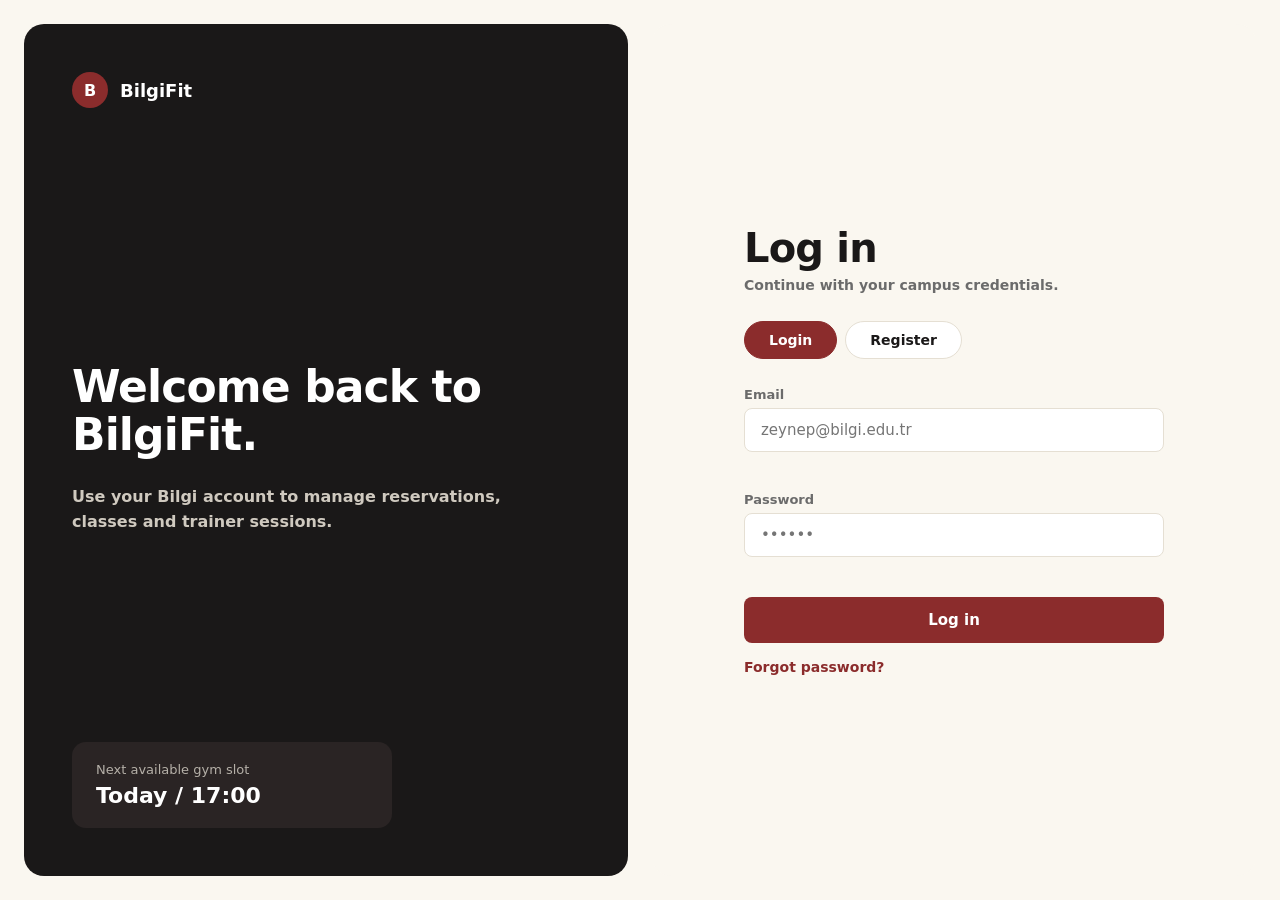
<file: index.html>
<!DOCTYPE html>
<html lang="en">
<head>
  <meta charset="UTF-8" />
  <meta name="viewport" content="width=device-width, initial-scale=1.0" />
  <title>BilgiFit — Log in</title>
  <link rel="stylesheet" href="style.css" />
</head>
<body>
  <main class="split">
    <!-- LEFT DARK PANEL -->
    <aside class="panel panel--dark">
      <div class="brand">
        <span class="brand__badge">B</span>
        <span class="brand__name">BilgiFit</span>
      </div>

      <div class="hero">
        <h1 class="hero__title" id="heroTitle">Welcome back to BilgiFit.</h1>
        <p class="hero__lede" id="heroLede">
          Use your Bilgi account to manage reservations, classes and trainer sessions.
        </p>
      </div>

      <div class="slot-card">
        <p class="slot-card__label">Next available gym slot</p>
        <p class="slot-card__value">Today / 17:00</p>
      </div>
    </aside>

    <!-- RIGHT FORM PANEL -->
    <section class="panel panel--light">
      <div class="form-wrap">
        <header class="form-head">
          <h2 class="form-head__title" id="formTitle">Log in</h2>
          <p class="form-head__sub" id="formSub">Continue with your campus credentials.</p>
        </header>

        <div class="tabs" role="tablist" aria-label="Auth tabs">
          <button class="tab tab--active" data-tab="login" role="tab" aria-selected="true">Login</button>
          <button class="tab" data-tab="register" role="tab" aria-selected="false">Register</button>
        </div>

        <!-- LOGIN FORM -->
        <form class="auth-form" id="loginForm" novalidate>
          <div class="field">
            <label for="loginEmail">Email</label>
            <input type="email" id="loginEmail" name="email" placeholder="zeynep@bilgi.edu.tr" autocomplete="email" />
            <p class="error" data-error-for="loginEmail"></p>
          </div>

          <div class="field">
            <label for="loginPassword">Password</label>
            <input type="password" id="loginPassword" name="password" placeholder="••••••" autocomplete="current-password" />
            <p class="error" data-error-for="loginPassword"></p>
          </div>

          <button type="submit" class="btn btn--primary btn--block">Log in</button>
          <a href="#" class="link-muted">Forgot password?</a>

          <p class="form-banner" id="loginBanner" hidden></p>
        </form>

        <!-- REGISTER FORM -->
        <form class="auth-form" id="registerForm" hidden novalidate>
          <div class="field">
            <label for="regName">Full name</label>
            <input type="text" id="regName" name="name" placeholder="Zeynep Yılmaz" autocomplete="name" />
            <p class="error" data-error-for="regName"></p>
          </div>

          <div class="field">
            <label for="regEmail">Email</label>
            <input type="email" id="regEmail" name="email" placeholder="zeynep@bilgi.edu.tr" autocomplete="email" />
            <p class="error" data-error-for="regEmail"></p>
          </div>

          <div class="field">
            <label for="regPassword">Password</label>
            <input type="password" id="regPassword" name="password" placeholder="At least 6 characters" autocomplete="new-password" />
            <p class="error" data-error-for="regPassword"></p>
          </div>

          <div class="field">
            <label for="regConfirm">Confirm password</label>
            <input type="password" id="regConfirm" name="confirm" placeholder="Re-enter password" autocomplete="new-password" />
            <p class="error" data-error-for="regConfirm"></p>
          </div>

          <button type="submit" class="btn btn--primary btn--block">Create account</button>

          <p class="form-banner" id="registerBanner" hidden></p>
        </form>
      </div>
    </section>
  </main>

  <script src="script.js"></script>
</body>
</html>
</file>
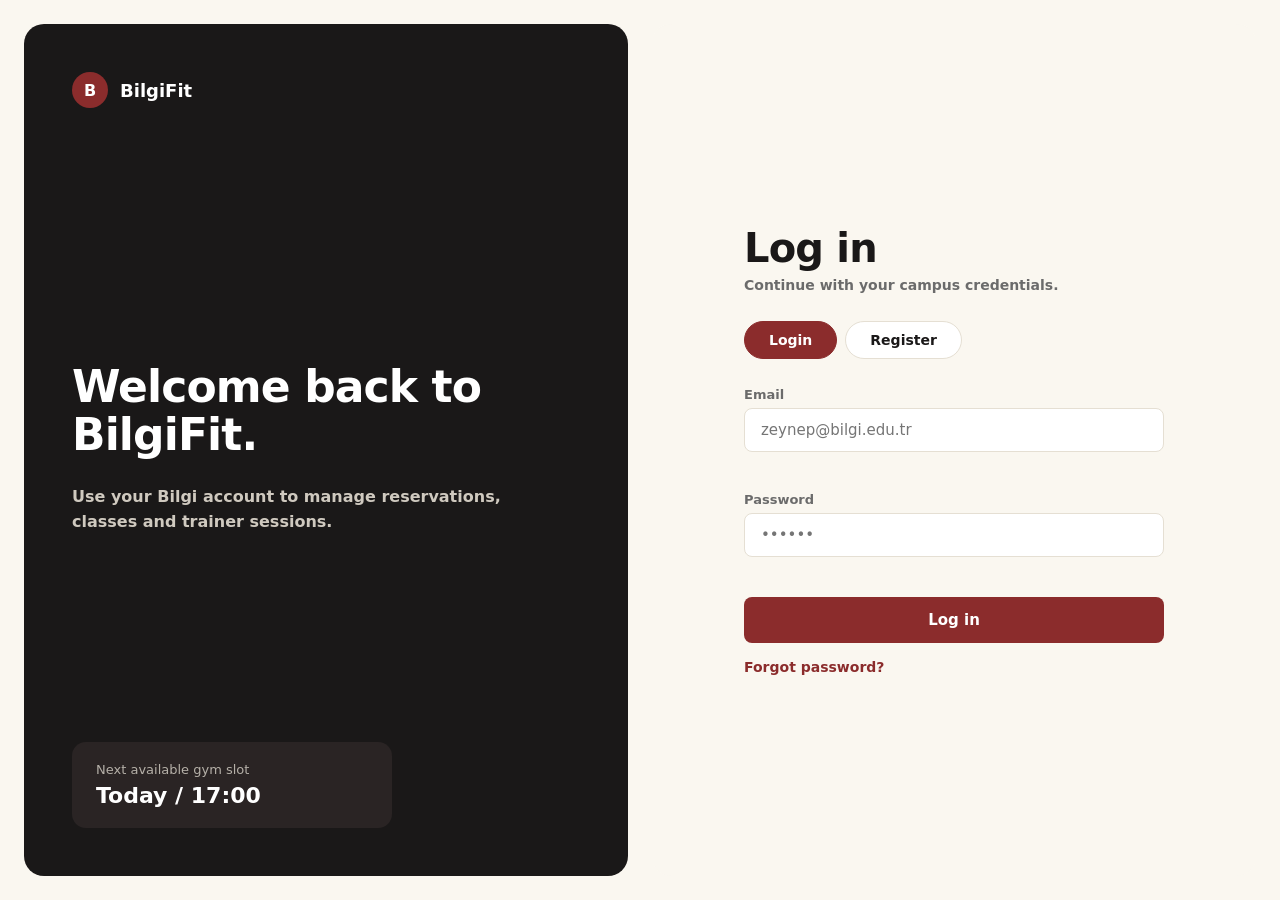
<file: templates/index.html>
<!DOCTYPE html>
<html lang="en">
<head>
  <meta charset="UTF-8" />
  <meta name="viewport" content="width=device-width, initial-scale=1.0" />
  <title>BilgiFit — Log in</title>
  <link rel="stylesheet" href="/static/style.css" />
</head>
<body>
  <main class="split">
    <!-- LEFT DARK PANEL -->
    <aside class="panel panel--dark">
      <div class="brand">
        <span class="brand__badge">B</span>
        <span class="brand__name">BilgiFit</span>
      </div>

      <div class="hero">
        <h1 class="hero__title" id="heroTitle">Welcome back to BilgiFit.</h1>
        <p class="hero__lede" id="heroLede">
          Use your Bilgi account to manage reservations, classes and trainer sessions.
        </p>
      </div>

      <div class="slot-card">
        <p class="slot-card__label">Next available gym slot</p>
        <p class="slot-card__value">Today / 17:00</p>
      </div>
    </aside>

    <!-- RIGHT FORM PANEL -->
    <section class="panel panel--light">
      <div class="form-wrap">
        <header class="form-head">
          <h2 class="form-head__title" id="formTitle">Log in</h2>
          <p class="form-head__sub" id="formSub">Continue with your campus credentials.</p>
        </header>

        <div class="tabs" role="tablist" aria-label="Auth tabs">
          <button class="tab tab--active" data-tab="login" role="tab" aria-selected="true">Login</button>
          <button class="tab" data-tab="register" role="tab" aria-selected="false">Register</button>
        </div>

        <!-- LOGIN FORM -->
        <form class="auth-form" id="loginForm" novalidate>
          <div class="field">
            <label for="loginEmail">Email</label>
            <input type="email" id="loginEmail" name="email" placeholder="zeynep@bilgi.edu.tr" autocomplete="email" />
            <p class="error" data-error-for="loginEmail"></p>
          </div>

          <div class="field">
            <label for="loginPassword">Password</label>
            <input type="password" id="loginPassword" name="password" placeholder="••••••" autocomplete="current-password" />
            <p class="error" data-error-for="loginPassword"></p>
          </div>

          <button type="submit" class="btn btn--primary btn--block">Log in</button>
          <a href="#" class="link-muted">Forgot password?</a>

          <p class="form-banner" id="loginBanner" hidden></p>
        </form>

        <!-- REGISTER FORM -->
        <form class="auth-form" id="registerForm" hidden novalidate>
          <div class="field">
            <label for="regName">Full name</label>
            <input type="text" id="regName" name="name" placeholder="Zeynep Yılmaz" autocomplete="name" />
            <p class="error" data-error-for="regName"></p>
          </div>

          <div class="field">
            <label for="regEmail">Email</label>
            <input type="email" id="regEmail" name="email" placeholder="zeynep@bilgi.edu.tr" autocomplete="email" />
            <p class="error" data-error-for="regEmail"></p>
          </div>

          <div class="field">
            <label for="regPassword">Password</label>
            <input type="password" id="regPassword" name="password" placeholder="At least 6 characters" autocomplete="new-password" />
            <p class="error" data-error-for="regPassword"></p>
          </div>

          <div class="field">
            <label for="regConfirm">Confirm password</label>
            <input type="password" id="regConfirm" name="confirm" placeholder="Re-enter password" autocomplete="new-password" />
            <p class="error" data-error-for="regConfirm"></p>
          </div>

          <button type="submit" class="btn btn--primary btn--block">Create account</button>

          <p class="form-banner" id="registerBanner" hidden></p>
        </form>
      </div>
    </section>
  </main>

  <script src="/static/script.js"></script>
</body>
</html>
</file>
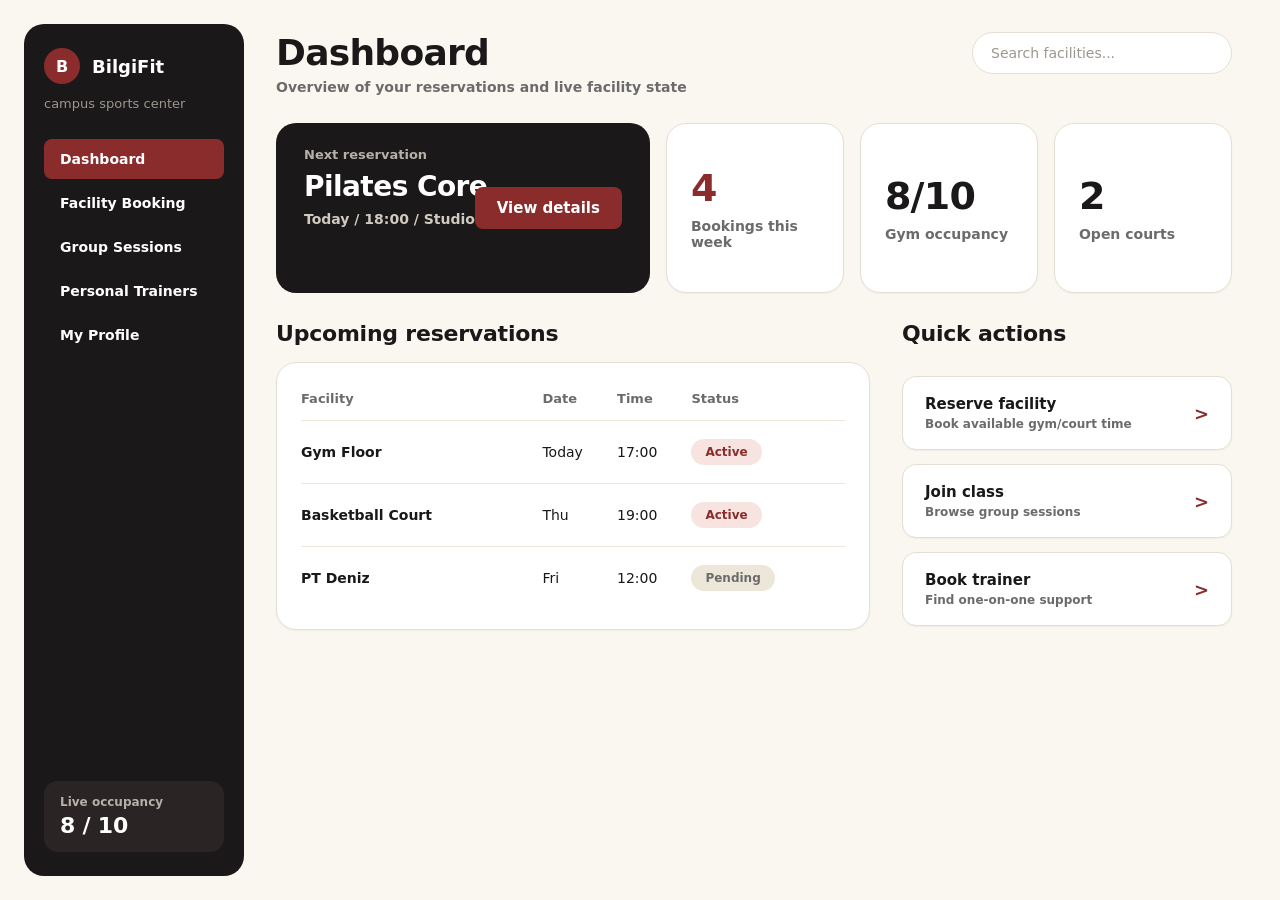
<file: dashboard.html>
<!DOCTYPE html>
<html lang="en">
<head>
  <meta charset="UTF-8" />
  <meta name="viewport" content="width=device-width, initial-scale=1.0" />
  <title>BilgiFit — Dashboard</title>
  <link rel="stylesheet" href="style.css" />
</head>
<body class="page-dashboard">
  <div class="app">
    <!-- SIDEBAR -->
    <aside class="sidebar">
      <div class="sidebar__top">
        <div class="brand">
          <span class="brand__badge">B</span>
          <span class="brand__name">BilgiFit</span>
        </div>
        <p class="sidebar__caption">campus sports center</p>

        <nav class="nav" aria-label="Primary">
          <a href="#dashboard" class="nav__item nav__item--active" data-route="dashboard">Dashboard</a>
          <a href="#facility" class="nav__item" data-route="facility">Facility Booking</a>
          <a href="#sessions" class="nav__item" data-route="sessions">Group Sessions</a>
          <a href="#trainers" class="nav__item" data-route="trainers">Personal Trainers</a>
          <a href="#profile" class="nav__item" data-route="profile">My Profile</a>
        </nav>
      </div>

      <div class="occupancy-card">
        <p class="occupancy-card__label">Live occupancy</p>
        <p class="occupancy-card__value"><span id="liveOccupied">8</span> / <span id="liveCapacity">10</span></p>
      </div>
    </aside>

    <!-- MAIN -->
    <main class="main">
      <header class="main__header">
        <div>
          <h1 class="page-title">Dashboard</h1>
          <p class="page-sub">Overview of your reservations and live facility state</p>
        </div>
        <div class="search">
          <input type="text" id="searchFacilities" placeholder="Search facilities..." aria-label="Search facilities" />
        </div>
      </header>

      <!-- TOP ROW: NEXT RESERVATION + STAT CARDS -->
      <section class="top-row">
        <article class="next-card">
          <p class="next-card__label">Next reservation</p>
          <h2 class="next-card__title">Pilates Core</h2>
          <p class="next-card__meta">Today / 18:00 / Studio A</p>
          <button type="button" class="btn btn--primary next-card__btn" id="viewDetailsBtn">View details</button>
        </article>

        <article class="stat-card stat-card--accent">
          <p class="stat-card__value" id="statBookings">4</p>
          <p class="stat-card__label">Bookings this week</p>
        </article>

        <article class="stat-card">
          <p class="stat-card__value"><span id="statOccupied">8</span>/<span id="statCapacity">10</span></p>
          <p class="stat-card__label">Gym occupancy</p>
        </article>

        <article class="stat-card">
          <p class="stat-card__value" id="statCourts">2</p>
          <p class="stat-card__label">Open courts</p>
        </article>
      </section>

      <!-- BOTTOM ROW: TABLE + QUICK ACTIONS -->
      <section class="bottom-row">
        <div class="reservations">
          <h3 class="section-title">Upcoming reservations</h3>

          <div class="table-card">
            <table class="table" id="reservationsTable">
              <thead>
                <tr>
                  <th>Facility</th>
                  <th>Date</th>
                  <th>Time</th>
                  <th>Status</th>
                </tr>
              </thead>
              <tbody id="reservationsBody">
                <tr>
                  <td class="td-strong">Gym Floor</td>
                  <td>Today</td>
                  <td>17:00</td>
                  <td><span class="badge badge--active">Active</span></td>
                </tr>
                <tr>
                  <td class="td-strong">Basketball Court</td>
                  <td>Thu</td>
                  <td>19:00</td>
                  <td><span class="badge badge--active">Active</span></td>
                </tr>
                <tr>
                  <td class="td-strong">PT Deniz</td>
                  <td>Fri</td>
                  <td>12:00</td>
                  <td><span class="badge badge--pending">Pending</span></td>
                </tr>
              </tbody>
            </table>
            <p class="table-empty" id="tableEmpty" hidden>No matching reservations.</p>
          </div>
        </div>

        <aside class="quick-actions">
          <h3 class="section-title">Quick actions</h3>

          <button type="button" class="quick-action" data-action="reserve">
            <span class="quick-action__body">
              <span class="quick-action__title">Reserve facility</span>
              <span class="quick-action__sub">Book available gym/court time</span>
            </span>
            <span class="quick-action__arrow" aria-hidden="true">&gt;</span>
          </button>

          <button type="button" class="quick-action" data-action="join">
            <span class="quick-action__body">
              <span class="quick-action__title">Join class</span>
              <span class="quick-action__sub">Browse group sessions</span>
            </span>
            <span class="quick-action__arrow" aria-hidden="true">&gt;</span>
          </button>

          <button type="button" class="quick-action" data-action="trainer">
            <span class="quick-action__body">
              <span class="quick-action__title">Book trainer</span>
              <span class="quick-action__sub">Find one-on-one support</span>
            </span>
            <span class="quick-action__arrow" aria-hidden="true">&gt;</span>
          </button>
        </aside>
      </section>

      <!-- TOAST -->
      <div class="toast" id="toast" role="status" aria-live="polite" hidden></div>
    </main>
  </div>

  <script src="dashboard.js"></script>
</body>
</html>
</file>
<file: style.css>
/* ============================================================
   BilgiFit — Shared design tokens
   ============================================================ */
:root {
  --color-bg:        #FAF7F0;
  --color-surface:   #FFFFFF;
  --color-dark:      #1A1818;
  --color-dark-2:    #2A2424;
  --color-accent:    #8B2C2C;
  --color-accent-h:  #7A2424;
  --color-text:      #1A1818;
  --color-muted:     #6B6B6B;
  --color-muted-2:   #B5B0A8;
  --color-border:    #E5DFD3;
  --color-border-2:  #EDE7DA;
  --color-error:     #C0392B;
  --color-success:   #2E7D32;
  --color-active-bg: #F7E4E1;
  --color-pending-bg:#EDE7DA;

  --radius-sm: 8px;
  --radius-md: 14px;
  --radius-lg: 20px;
  --radius-xl: 24px;

  --shadow-card: 0 1px 2px rgba(0, 0, 0, 0.04);

  --font: "Inter", "Segoe UI", system-ui, -apple-system, sans-serif;
}

* { box-sizing: border-box; }

html, body {
  margin: 0;
  padding: 0;
  font-family: var(--font);
  background: var(--color-bg);
  color: var(--color-text);
  min-height: 100vh;
  -webkit-font-smoothing: antialiased;
}

button { font-family: inherit; }

/* ============================================================
   SHARED COMPONENTS
   ============================================================ */
.brand {
  display: flex;
  align-items: center;
  gap: 12px;
}

.brand__badge {
  width: 36px;
  height: 36px;
  border-radius: 50%;
  background: var(--color-accent);
  color: #FFF;
  font-weight: 700;
  display: grid;
  place-items: center;
  font-size: 16px;
}

.brand__name {
  font-size: 18px;
  font-weight: 700;
}

.btn {
  font-weight: 600;
  font-size: 15px;
  border-radius: var(--radius-sm);
  border: none;
  cursor: pointer;
  padding: 12px 22px;
  transition: background 0.15s ease, transform 0.05s ease;
}

.btn:active { transform: translateY(1px); }

.btn--primary {
  background: var(--color-accent);
  color: #FFFFFF;
}
.btn--primary:hover { background: var(--color-accent-h); }

.btn--block {
  display: block;
  width: 100%;
  margin-top: 8px;
  padding: 14px 24px;
}

/* ============================================================
   LOGIN PAGE (index.html)
   ============================================================ */
.split {
  display: grid;
  grid-template-columns: minmax(0, 1fr) minmax(0, 1fr);
  min-height: 100vh;
  padding: 24px;
  gap: 24px;
}

.panel {
  border-radius: var(--radius-lg);
  padding: 48px;
  display: flex;
  flex-direction: column;
}

.panel--dark {
  background: var(--color-dark);
  color: #FFFFFF;
  justify-content: space-between;
  min-height: calc(100vh - 48px);
}

.panel--light {
  background: var(--color-bg);
  justify-content: center;
  align-items: center;
}

.hero {
  margin-top: 48px;
  max-width: 480px;
}

.hero__title {
  font-size: 44px;
  line-height: 1.1;
  font-weight: 800;
  margin: 0 0 24px;
  letter-spacing: -0.02em;
}

.hero__lede {
  font-size: 16px;
  line-height: 1.6;
  color: #CFC9BF;
  font-weight: 600;
  margin: 0;
}

.slot-card {
  background: var(--color-dark-2);
  border-radius: var(--radius-md);
  padding: 20px 24px;
  max-width: 320px;
}

.slot-card__label {
  margin: 0 0 6px;
  font-size: 13px;
  color: #B5B0A8;
}

.slot-card__value {
  margin: 0;
  font-size: 22px;
  font-weight: 700;
}

.form-wrap {
  width: 100%;
  max-width: 420px;
}

.form-head__title {
  font-size: 40px;
  font-weight: 800;
  margin: 0 0 6px;
  letter-spacing: -0.02em;
}

.form-head__sub {
  margin: 0 0 28px;
  color: var(--color-muted);
  font-weight: 600;
  font-size: 14px;
}

.tabs {
  display: inline-flex;
  gap: 8px;
  margin-bottom: 28px;
}

.tab {
  border: 1px solid var(--color-border);
  background: var(--color-surface);
  color: var(--color-text);
  font-weight: 600;
  font-size: 14px;
  padding: 10px 24px;
  border-radius: 999px;
  cursor: pointer;
  transition: all 0.15s ease;
}

.tab:hover { border-color: #C9C2B3; }

.tab--active {
  background: var(--color-accent);
  border-color: var(--color-accent);
  color: #FFFFFF;
}

.field { margin-bottom: 18px; }

.field label {
  display: block;
  font-size: 13px;
  font-weight: 600;
  color: var(--color-muted);
  margin-bottom: 6px;
}

.field input {
  width: 100%;
  font-family: inherit;
  font-size: 15px;
  padding: 12px 16px;
  border: 1px solid var(--color-border);
  border-radius: var(--radius-sm);
  background: var(--color-surface);
  color: var(--color-text);
  transition: border-color 0.15s ease, box-shadow 0.15s ease;
}

.field input:focus {
  outline: none;
  border-color: var(--color-accent);
  box-shadow: 0 0 0 3px rgba(139, 44, 44, 0.12);
}

.field.has-error input {
  border-color: var(--color-error);
  background: #FDF4F3;
}

.field.has-error input:focus {
  box-shadow: 0 0 0 3px rgba(192, 57, 43, 0.15);
}

.error {
  margin: 6px 0 0;
  font-size: 12px;
  color: var(--color-error);
  min-height: 16px;
  font-weight: 600;
}

.link-muted {
  display: inline-block;
  margin-top: 16px;
  color: var(--color-accent);
  text-decoration: none;
  font-size: 14px;
  font-weight: 600;
}

.link-muted:hover { text-decoration: underline; }

.form-banner {
  margin-top: 18px;
  padding: 12px 16px;
  border-radius: var(--radius-sm);
  font-size: 14px;
  font-weight: 600;
}

.form-banner.is-success {
  background: #E7F3E8;
  color: var(--color-success);
}

.form-banner.is-error {
  background: #FDECEA;
  color: var(--color-error);
}

/* ============================================================
   DASHBOARD PAGE (dashboard.html)
   ============================================================ */
.page-dashboard { background: var(--color-bg); }

.app {
  display: grid;
  grid-template-columns: 220px minmax(0, 1fr);
  gap: 32px;
  padding: 24px;
  min-height: 100vh;
  align-items: stretch;
}

/* --- SIDEBAR --- */
.sidebar {
  background: var(--color-dark);
  color: #FFFFFF;
  border-radius: var(--radius-lg);
  padding: 24px 20px;
  display: flex;
  flex-direction: column;
  justify-content: space-between;
  min-height: calc(100vh - 48px);
  position: sticky;
  top: 24px;
}

.sidebar__caption {
  margin: 12px 0 28px;
  font-size: 13px;
  color: #9D9690;
}

.nav {
  display: flex;
  flex-direction: column;
  gap: 4px;
}

.nav__item {
  display: block;
  padding: 12px 16px;
  color: #FFFFFF;
  text-decoration: none;
  font-size: 14px;
  font-weight: 600;
  border-radius: var(--radius-sm);
  transition: background 0.15s ease, color 0.15s ease;
}

.nav__item:hover {
  background: rgba(255, 255, 255, 0.06);
}

.nav__item--active {
  background: var(--color-accent);
  color: #FFFFFF;
}

.nav__item--active:hover {
  background: var(--color-accent);
}

.occupancy-card {
  background: var(--color-dark-2);
  border-radius: var(--radius-md);
  padding: 14px 16px;
  margin-top: 16px;
}

.occupancy-card__label {
  margin: 0 0 4px;
  font-size: 12px;
  color: #B5B0A8;
  font-weight: 600;
}

.occupancy-card__value {
  margin: 0;
  font-size: 22px;
  font-weight: 800;
  letter-spacing: -0.01em;
}

/* --- MAIN --- */
.main {
  display: flex;
  flex-direction: column;
  gap: 28px;
  padding: 8px 24px 24px 0;
}

.main__header {
  display: flex;
  align-items: flex-start;
  justify-content: space-between;
  gap: 24px;
}

.page-title {
  font-size: 36px;
  font-weight: 800;
  letter-spacing: -0.02em;
  margin: 0 0 6px;
}

.page-sub {
  margin: 0;
  color: var(--color-muted);
  font-weight: 600;
  font-size: 14px;
}

.search {
  flex-shrink: 0;
}

.search input {
  width: 260px;
  font-family: inherit;
  font-size: 14px;
  padding: 12px 18px;
  border: 1px solid var(--color-border);
  border-radius: 999px;
  background: var(--color-surface);
  color: var(--color-text);
  transition: border-color 0.15s ease, box-shadow 0.15s ease;
}

.search input::placeholder { color: #9D9690; }

.search input:focus {
  outline: none;
  border-color: var(--color-accent);
  box-shadow: 0 0 0 3px rgba(139, 44, 44, 0.12);
}

/* --- TOP ROW: NEXT RESERVATION + STAT CARDS --- */
.top-row {
  display: grid;
  grid-template-columns: 2.1fr 1fr 1fr 1fr;
  gap: 16px;
  align-items: stretch;
}

.next-card {
  background: var(--color-dark);
  color: #FFFFFF;
  border-radius: var(--radius-lg);
  padding: 24px 150px 24px 28px;
  display: flex;
  flex-direction: column;
  gap: 8px;
  position: relative;
  min-height: 170px;
}

.next-card__label {
  margin: 0;
  font-size: 13px;
  color: #B5B0A8;
  font-weight: 600;
}

.next-card__title {
  margin: 0;
  font-size: 28px;
  font-weight: 800;
  letter-spacing: -0.02em;
  white-space: nowrap;
}

.next-card__meta {
  margin: 0;
  color: #CFC9BF;
  font-size: 14px;
  font-weight: 600;
}

.next-card__btn {
  position: absolute;
  right: 28px;
  top: 50%;
  transform: translateY(-50%);
  padding: 12px 22px;
}

.stat-card {
  background: var(--color-surface);
  border: 1px solid var(--color-border);
  border-radius: var(--radius-lg);
  padding: 24px;
  display: flex;
  flex-direction: column;
  justify-content: center;
  min-height: 170px;
  box-shadow: var(--shadow-card);
}

.stat-card__value {
  margin: 0 0 8px;
  font-size: 38px;
  font-weight: 800;
  letter-spacing: -0.02em;
  color: var(--color-text);
}

.stat-card--accent .stat-card__value {
  color: var(--color-accent);
}

.stat-card__label {
  margin: 0;
  color: var(--color-muted);
  font-weight: 600;
  font-size: 14px;
}

/* --- BOTTOM ROW: TABLE + QUICK ACTIONS --- */
.bottom-row {
  display: grid;
  grid-template-columns: minmax(0, 1.8fr) minmax(0, 1fr);
  gap: 32px;
  align-items: start;
}

.section-title {
  font-size: 22px;
  font-weight: 800;
  margin: 0 0 16px;
  letter-spacing: -0.01em;
}

.table-card {
  background: var(--color-surface);
  border: 1px solid var(--color-border);
  border-radius: var(--radius-lg);
  padding: 20px 24px;
  box-shadow: var(--shadow-card);
}

.table {
  width: 100%;
  border-collapse: collapse;
}

.table th {
  text-align: left;
  font-size: 13px;
  font-weight: 600;
  color: var(--color-muted);
  padding: 8px 0 14px;
  border-bottom: 1px solid var(--color-border-2);
}

.table td {
  padding: 18px 0;
  border-bottom: 1px solid var(--color-border-2);
  font-size: 14px;
  color: var(--color-text);
}

.table tr:last-child td { border-bottom: none; }

.td-strong { font-weight: 700; }

.badge {
  display: inline-block;
  padding: 6px 14px;
  border-radius: 999px;
  font-size: 12px;
  font-weight: 700;
}

.badge--active {
  background: var(--color-active-bg);
  color: var(--color-accent);
}

.badge--pending {
  background: var(--color-pending-bg);
  color: var(--color-muted);
}

.table-empty {
  margin: 16px 0 0;
  color: var(--color-muted);
  font-size: 14px;
  text-align: center;
}

/* --- QUICK ACTIONS --- */
.quick-actions {
  display: flex;
  flex-direction: column;
  gap: 14px;
}

.quick-action {
  display: flex;
  align-items: center;
  justify-content: space-between;
  background: var(--color-surface);
  border: 1px solid var(--color-border);
  border-radius: var(--radius-md);
  padding: 18px 22px;
  cursor: pointer;
  text-align: left;
  transition: border-color 0.15s ease, transform 0.05s ease, box-shadow 0.15s ease;
  box-shadow: var(--shadow-card);
}

.quick-action:hover {
  border-color: var(--color-accent);
  box-shadow: 0 2px 6px rgba(139, 44, 44, 0.08);
}

.quick-action:active { transform: translateY(1px); }

.quick-action__body {
  display: flex;
  flex-direction: column;
  gap: 4px;
}

.quick-action__title {
  font-weight: 700;
  font-size: 15px;
  color: var(--color-text);
}

.quick-action__sub {
  font-size: 12px;
  color: var(--color-muted);
  font-weight: 600;
}

.quick-action__arrow {
  color: var(--color-accent);
  font-weight: 800;
  font-size: 18px;
}

/* --- TOAST --- */
.toast {
  position: fixed;
  bottom: 32px;
  right: 32px;
  background: var(--color-dark);
  color: #FFFFFF;
  padding: 14px 20px;
  border-radius: var(--radius-md);
  font-weight: 600;
  font-size: 14px;
  box-shadow: 0 8px 24px rgba(0, 0, 0, 0.2);
  z-index: 100;
  animation: toast-in 0.2s ease;
}

@keyframes toast-in {
  from { opacity: 0; transform: translateY(10px); }
  to { opacity: 1; transform: translateY(0); }
}

/* ============================================================
   RESPONSIVE
   ============================================================ */
@media (max-width: 1100px) {
  .top-row {
    grid-template-columns: 1fr 1fr;
  }
  .next-card { grid-column: span 2; }
}

@media (max-width: 900px) {
  /* Login */
  .split {
    grid-template-columns: 1fr;
    padding: 16px;
    gap: 16px;
  }
  .panel { padding: 32px; }
  .panel--dark { min-height: auto; }
  .hero__title { font-size: 32px; }
  .form-head__title { font-size: 30px; }

  /* Dashboard */
  .app {
    grid-template-columns: 1fr;
    gap: 16px;
    padding: 16px;
  }
  .sidebar {
    position: static;
    min-height: auto;
  }
  .main { padding: 0; }
  .main__header { flex-direction: column; align-items: stretch; }
  .search input { width: 100%; }
  .top-row {
    grid-template-columns: 1fr 1fr;
  }
  .next-card {
    grid-column: span 2;
    min-height: auto;
  }
  .next-card__btn {
    position: static;
    transform: none;
    margin-top: 12px;
    align-self: flex-start;
  }
  .bottom-row {
    grid-template-columns: 1fr;
  }
}

@media (max-width: 600px) {
  .top-row {
    grid-template-columns: 1fr;
  }
  .next-card { grid-column: span 1; }
}
</file>
<file: static/style.css>
/* ============================================================
   BilgiFit — Shared design tokens
   ============================================================ */
:root {
  --color-bg:        #FAF7F0;
  --color-surface:   #FFFFFF;
  --color-dark:      #1A1818;
  --color-dark-2:    #2A2424;
  --color-accent:    #8B2C2C;
  --color-accent-h:  #7A2424;
  --color-text:      #1A1818;
  --color-muted:     #6B6B6B;
  --color-muted-2:   #B5B0A8;
  --color-border:    #E5DFD3;
  --color-border-2:  #EDE7DA;
  --color-error:     #C0392B;
  --color-success:   #2E7D32;
  --color-active-bg: #F7E4E1;
  --color-pending-bg:#EDE7DA;

  --radius-sm: 8px;
  --radius-md: 14px;
  --radius-lg: 20px;
  --radius-xl: 24px;

  --shadow-card: 0 1px 2px rgba(0, 0, 0, 0.04);

  --font: "Inter", "Segoe UI", system-ui, -apple-system, sans-serif;
}

* { box-sizing: border-box; }

html, body {
  margin: 0;
  padding: 0;
  font-family: var(--font);
  background: var(--color-bg);
  color: var(--color-text);
  min-height: 100vh;
  -webkit-font-smoothing: antialiased;
}

button { font-family: inherit; }

/* ============================================================
   SHARED COMPONENTS
   ============================================================ */
.brand {
  display: flex;
  align-items: center;
  gap: 12px;
}

.brand__badge {
  width: 36px;
  height: 36px;
  border-radius: 50%;
  background: var(--color-accent);
  color: #FFF;
  font-weight: 700;
  display: grid;
  place-items: center;
  font-size: 16px;
}

.brand__name {
  font-size: 18px;
  font-weight: 700;
}

.btn {
  font-weight: 600;
  font-size: 15px;
  border-radius: var(--radius-sm);
  border: none;
  cursor: pointer;
  padding: 12px 22px;
  transition: background 0.15s ease, transform 0.05s ease;
}

.btn:active { transform: translateY(1px); }

.btn--primary {
  background: var(--color-accent);
  color: #FFFFFF;
}
.btn--primary:hover { background: var(--color-accent-h); }

.btn--ghost {
  background: var(--color-surface);
  color: var(--color-text);
  border: 1px solid var(--color-border);
}

.btn--ghost:hover { border-color: var(--color-accent); }

.btn--disabled,
.btn:disabled {
  background: var(--color-border);
  color: var(--color-muted);
  cursor: not-allowed;
}

.btn--block {
  display: block;
  width: 100%;
  margin-top: 8px;
  padding: 14px 24px;
}

/* ============================================================
   LOGIN PAGE (index.html)
   ============================================================ */
.split {
  display: grid;
  grid-template-columns: minmax(0, 1fr) minmax(0, 1fr);
  min-height: 100vh;
  padding: 24px;
  gap: 24px;
}

.panel {
  border-radius: var(--radius-lg);
  padding: 48px;
  display: flex;
  flex-direction: column;
}

.panel--dark {
  background: var(--color-dark);
  color: #FFFFFF;
  justify-content: space-between;
  min-height: calc(100vh - 48px);
}

.panel--light {
  background: var(--color-bg);
  justify-content: center;
  align-items: center;
}

.hero {
  margin-top: 48px;
  max-width: 480px;
}

.hero__title {
  font-size: 44px;
  line-height: 1.1;
  font-weight: 800;
  margin: 0 0 24px;
  letter-spacing: -0.02em;
}

.hero__lede {
  font-size: 16px;
  line-height: 1.6;
  color: #CFC9BF;
  font-weight: 600;
  margin: 0;
}

.slot-card {
  background: var(--color-dark-2);
  border-radius: var(--radius-md);
  padding: 20px 24px;
  max-width: 320px;
}

.slot-card__label {
  margin: 0 0 6px;
  font-size: 13px;
  color: #B5B0A8;
}

.slot-card__value {
  margin: 0;
  font-size: 22px;
  font-weight: 700;
}

.form-wrap {
  width: 100%;
  max-width: 420px;
}

.form-head__title {
  font-size: 40px;
  font-weight: 800;
  margin: 0 0 6px;
  letter-spacing: -0.02em;
}

.form-head__sub {
  margin: 0 0 28px;
  color: var(--color-muted);
  font-weight: 600;
  font-size: 14px;
}

.tabs {
  display: inline-flex;
  gap: 8px;
  margin-bottom: 28px;
}

.tab {
  border: 1px solid var(--color-border);
  background: var(--color-surface);
  color: var(--color-text);
  font-weight: 600;
  font-size: 14px;
  padding: 10px 24px;
  border-radius: 999px;
  cursor: pointer;
  transition: all 0.15s ease;
}

.tab:hover { border-color: #C9C2B3; }

.tab--active {
  background: var(--color-accent);
  border-color: var(--color-accent);
  color: #FFFFFF;
}

.field { margin-bottom: 18px; }

.field label {
  display: block;
  font-size: 13px;
  font-weight: 600;
  color: var(--color-muted);
  margin-bottom: 6px;
}

.field input {
  width: 100%;
  font-family: inherit;
  font-size: 15px;
  padding: 12px 16px;
  border: 1px solid var(--color-border);
  border-radius: var(--radius-sm);
  background: var(--color-surface);
  color: var(--color-text);
  transition: border-color 0.15s ease, box-shadow 0.15s ease;
}

.field input:focus {
  outline: none;
  border-color: var(--color-accent);
  box-shadow: 0 0 0 3px rgba(139, 44, 44, 0.12);
}

.field.has-error input {
  border-color: var(--color-error);
  background: #FDF4F3;
}

.field.has-error input:focus {
  box-shadow: 0 0 0 3px rgba(192, 57, 43, 0.15);
}

.error {
  margin: 6px 0 0;
  font-size: 12px;
  color: var(--color-error);
  min-height: 16px;
  font-weight: 600;
}

.link-muted {
  display: inline-block;
  margin-top: 16px;
  color: var(--color-accent);
  text-decoration: none;
  font-size: 14px;
  font-weight: 600;
}

.link-muted:hover { text-decoration: underline; }

.form-banner {
  margin-top: 18px;
  padding: 12px 16px;
  border-radius: var(--radius-sm);
  font-size: 14px;
  font-weight: 600;
}

.form-banner.is-success {
  background: #E7F3E8;
  color: var(--color-success);
}

.form-banner.is-error {
  background: #FDECEA;
  color: var(--color-error);
}

/* ============================================================
   DASHBOARD PAGE (dashboard.html)
   ============================================================ */
.page-dashboard { background: var(--color-bg); }

.app {
  display: grid;
  grid-template-columns: 220px minmax(0, 1fr);
  gap: 32px;
  padding: 24px;
  min-height: 100vh;
  align-items: stretch;
}

/* --- SIDEBAR --- */
.sidebar {
  background: var(--color-dark);
  color: #FFFFFF;
  border-radius: var(--radius-lg);
  padding: 24px 20px;
  display: flex;
  flex-direction: column;
  justify-content: space-between;
  min-height: calc(100vh - 48px);
  position: sticky;
  top: 24px;
}

.sidebar__caption {
  margin: 12px 0 28px;
  font-size: 13px;
  color: #9D9690;
}

.nav {
  display: flex;
  flex-direction: column;
  gap: 4px;
}

.nav__item {
  display: block;
  padding: 12px 16px;
  color: #FFFFFF;
  text-decoration: none;
  font-size: 14px;
  font-weight: 600;
  border-radius: var(--radius-sm);
  transition: background 0.15s ease, color 0.15s ease;
}

.nav__item:hover {
  background: rgba(255, 255, 255, 0.06);
}

.nav__item--active {
  background: var(--color-accent);
  color: #FFFFFF;
}

.nav__item--active:hover {
  background: var(--color-accent);
}

.occupancy-card {
  background: var(--color-dark-2);
  border-radius: var(--radius-md);
  padding: 14px 16px;
  margin-top: 16px;
}

.occupancy-card__label {
  margin: 0 0 4px;
  font-size: 12px;
  color: #B5B0A8;
  font-weight: 600;
}

.occupancy-card__value {
  margin: 0;
  font-size: 22px;
  font-weight: 800;
  letter-spacing: -0.01em;
}

/* --- MAIN --- */
.main {
  display: flex;
  flex-direction: column;
  gap: 28px;
  padding: 8px 24px 24px 0;
}

.content-shell {
  display: flex;
  flex-direction: column;
  gap: 28px;
}

.main__header {
  display: flex;
  align-items: flex-start;
  justify-content: space-between;
  gap: 24px;
}

.page-title {
  font-size: 36px;
  font-weight: 800;
  letter-spacing: -0.02em;
  margin: 0 0 6px;
}

.page-sub {
  margin: 0;
  color: var(--color-muted);
  font-weight: 600;
  font-size: 14px;
}

.search {
  flex-shrink: 0;
}

.search input {
  width: 260px;
  font-family: inherit;
  font-size: 14px;
  padding: 12px 18px;
  border: 1px solid var(--color-border);
  border-radius: 999px;
  background: var(--color-surface);
  color: var(--color-text);
  transition: border-color 0.15s ease, box-shadow 0.15s ease;
}

.search input::placeholder { color: #9D9690; }

.search input:focus {
  outline: none;
  border-color: var(--color-accent);
  box-shadow: 0 0 0 3px rgba(139, 44, 44, 0.12);
}

/* --- TOP ROW: NEXT RESERVATION + STAT CARDS --- */
.top-row {
  display: grid;
  grid-template-columns: 2.1fr 1fr 1fr 1fr;
  gap: 16px;
  align-items: stretch;
}

.next-card {
  background: var(--color-dark);
  color: #FFFFFF;
  border-radius: var(--radius-lg);
  padding: 24px 150px 24px 28px;
  display: flex;
  flex-direction: column;
  gap: 8px;
  position: relative;
  min-height: 170px;
}

.next-card__label {
  margin: 0;
  font-size: 13px;
  color: #B5B0A8;
  font-weight: 600;
}

.next-card__title {
  margin: 0;
  font-size: 28px;
  font-weight: 800;
  letter-spacing: -0.02em;
  white-space: nowrap;
}

.next-card__meta {
  margin: 0;
  color: #CFC9BF;
  font-size: 14px;
  font-weight: 600;
}

.next-card__btn {
  position: absolute;
  right: 28px;
  top: 50%;
  transform: translateY(-50%);
  padding: 12px 22px;
}

.stat-card {
  background: var(--color-surface);
  border: 1px solid var(--color-border);
  border-radius: var(--radius-lg);
  padding: 24px;
  display: flex;
  flex-direction: column;
  justify-content: center;
  min-height: 170px;
  box-shadow: var(--shadow-card);
}

.stat-card__value {
  margin: 0 0 8px;
  font-size: 38px;
  font-weight: 800;
  letter-spacing: -0.02em;
  color: var(--color-text);
}

.stat-card--accent .stat-card__value {
  color: var(--color-accent);
}

.stat-card__label {
  margin: 0;
  color: var(--color-muted);
  font-weight: 600;
  font-size: 14px;
}

/* --- BOTTOM ROW: TABLE + QUICK ACTIONS --- */
.bottom-row {
  display: grid;
  grid-template-columns: minmax(0, 1.8fr) minmax(0, 1fr);
  gap: 32px;
  align-items: start;
}

.section-title {
  font-size: 22px;
  font-weight: 800;
  margin: 0 0 16px;
  letter-spacing: -0.01em;
}

.table-card {
  background: var(--color-surface);
  border: 1px solid var(--color-border);
  border-radius: var(--radius-lg);
  padding: 20px 24px;
  box-shadow: var(--shadow-card);
}

.table {
  width: 100%;
  border-collapse: collapse;
}

.table th {
  text-align: left;
  font-size: 13px;
  font-weight: 600;
  color: var(--color-muted);
  padding: 8px 0 14px;
  border-bottom: 1px solid var(--color-border-2);
}

.table td {
  padding: 18px 0;
  border-bottom: 1px solid var(--color-border-2);
  font-size: 14px;
  color: var(--color-text);
}

.table tr:last-child td { border-bottom: none; }

.td-strong { font-weight: 700; }

.text-btn {
  border: none;
  background: transparent;
  color: var(--color-accent);
  font-weight: 700;
  cursor: pointer;
  padding: 6px 0;
}

.text-btn:hover { text-decoration: underline; }

.badge {
  display: inline-block;
  padding: 6px 14px;
  border-radius: 999px;
  font-size: 12px;
  font-weight: 700;
}

.badge--active {
  background: var(--color-active-bg);
  color: var(--color-accent);
}

.badge--pending {
  background: var(--color-pending-bg);
  color: var(--color-muted);
}

.table-empty {
  margin: 16px 0 0;
  color: var(--color-muted);
  font-size: 14px;
  text-align: center;
}

/* --- QUICK ACTIONS --- */
.quick-actions {
  display: flex;
  flex-direction: column;
  gap: 14px;
}

.quick-action {
  display: flex;
  align-items: center;
  justify-content: space-between;
  background: var(--color-surface);
  border: 1px solid var(--color-border);
  border-radius: var(--radius-md);
  padding: 18px 22px;
  cursor: pointer;
  text-align: left;
  transition: border-color 0.15s ease, transform 0.05s ease, box-shadow 0.15s ease;
  box-shadow: var(--shadow-card);
}

.quick-action:hover {
  border-color: var(--color-accent);
  box-shadow: 0 2px 6px rgba(139, 44, 44, 0.08);
}

.quick-action:active { transform: translateY(1px); }

.quick-action__body {
  display: flex;
  flex-direction: column;
  gap: 4px;
}

.quick-action__title {
  font-weight: 700;
  font-size: 15px;
  color: var(--color-text);
}

.quick-action__sub {
  font-size: 12px;
  color: var(--color-muted);
  font-weight: 600;
}

.quick-action__arrow {
  color: var(--color-accent);
  font-weight: 800;
  font-size: 18px;
}

/* --- TOAST --- */
.toast {
  position: fixed;
  bottom: 32px;
  right: 32px;
  background: var(--color-dark);
  color: #FFFFFF;
  padding: 14px 20px;
  border-radius: var(--radius-md);
  font-weight: 600;
  font-size: 14px;
  box-shadow: 0 8px 24px rgba(0, 0, 0, 0.2);
  z-index: 100;
  animation: toast-in 0.2s ease;
}

/* --- MULTI-SCREEN BOOKING PROTOTYPE --- */
.filters {
  display: flex;
  flex-wrap: wrap;
  gap: 10px;
}

.filter-btn {
  border: 1px solid var(--color-border);
  background: var(--color-surface);
  color: var(--color-text);
  border-radius: var(--radius-sm);
  cursor: pointer;
  font-family: inherit;
  font-size: 14px;
  font-weight: 700;
  padding: 10px 18px;
}

.filter-btn:hover { border-color: var(--color-accent); }

.filter-btn--active {
  background: var(--color-dark);
  border-color: var(--color-dark);
  color: #FFFFFF;
}

.cards-grid {
  display: grid;
  grid-template-columns: repeat(3, minmax(0, 1fr));
  gap: 18px;
}

.cards-grid--two {
  grid-template-columns: repeat(2, minmax(0, 1fr));
}

.booking-card {
  background: var(--color-surface);
  border: 1px solid var(--color-border);
  border-radius: var(--radius-md);
  box-shadow: var(--shadow-card);
  display: flex;
  flex-direction: column;
  gap: 16px;
  min-height: 210px;
  padding: 22px;
}

.booking-card__head {
  display: flex;
  align-items: flex-start;
  justify-content: space-between;
  gap: 16px;
}

.booking-card h2,
.profile-card h2 {
  color: var(--color-text);
  font-size: 18px;
  font-weight: 800;
  line-height: 1.25;
  margin: 0 0 4px;
}

.booking-card p,
.profile-card p {
  color: var(--color-muted);
  font-size: 13px;
  font-weight: 600;
  line-height: 1.5;
  margin: 0;
}

.booking-card__meta {
  margin-top: auto;
}

.capacity-row {
  display: flex;
  justify-content: space-between;
  gap: 16px;
  color: var(--color-muted);
  font-size: 13px;
  font-weight: 700;
}

.capacity-row strong {
  color: var(--color-text);
}

.capacity-bar {
  background: var(--color-border);
  border-radius: 999px;
  height: 8px;
  overflow: hidden;
}

.capacity-fill {
  display: block;
  height: 100%;
  border-radius: inherit;
}

.capacity-fill--low { background: var(--color-success); }
.capacity-fill--mid { background: #B85C1C; }
.capacity-fill--high { background: var(--color-accent); }

.level-badge {
  border: 1px solid var(--color-border);
  border-radius: 999px;
  color: var(--color-muted);
  flex-shrink: 0;
  font-size: 12px;
  font-weight: 800;
  padding: 6px 10px;
}

.trainer-head {
  align-items: center;
  display: flex;
  gap: 14px;
}

.trainer-avatar,
.profile-card__avatar {
  align-items: center;
  background: var(--color-active-bg);
  border-radius: 50%;
  color: var(--color-accent);
  display: flex;
  flex-shrink: 0;
  font-weight: 800;
  justify-content: center;
}

.trainer-avatar {
  height: 48px;
  width: 48px;
}

.profile-card {
  background: var(--color-surface);
  border: 1px solid var(--color-border);
  border-radius: var(--radius-md);
  box-shadow: var(--shadow-card);
  max-width: 760px;
  padding: 28px;
}

.profile-card__header {
  align-items: center;
  display: flex;
  gap: 18px;
  margin-bottom: 24px;
}

.profile-card__avatar {
  height: 64px;
  width: 64px;
}

.profile-form {
  display: grid;
  gap: 18px;
  grid-template-columns: repeat(2, minmax(0, 1fr));
}

.profile-form label {
  color: var(--color-muted);
  display: flex;
  flex-direction: column;
  font-size: 13px;
  font-weight: 700;
  gap: 7px;
}

.profile-form input {
  background: var(--color-bg);
  border: 1px solid var(--color-border);
  border-radius: var(--radius-sm);
  color: var(--color-text);
  font-family: inherit;
  font-size: 14px;
  padding: 12px 14px;
}

.profile-form input:focus {
  border-color: var(--color-accent);
  box-shadow: 0 0 0 3px rgba(139, 44, 44, 0.12);
  outline: none;
}

.membership-card {
  align-items: center;
  border: 1px solid var(--color-border);
  border-radius: var(--radius-sm);
  display: flex;
  justify-content: space-between;
  gap: 20px;
  margin-top: 24px;
  padding: 16px 18px;
}

.membership-card__title {
  color: var(--color-text) !important;
  font-size: 15px !important;
  font-weight: 800 !important;
}

.profile-card__save {
  margin-top: 22px;
}

.empty-state {
  background: var(--color-surface);
  border: 1px dashed var(--color-border);
  border-radius: var(--radius-md);
  color: var(--color-muted);
  font-weight: 700;
  margin: 0;
  padding: 28px;
  text-align: center;
}

.modal-overlay {
  align-items: center;
  background: rgba(26, 24, 24, 0.48);
  display: flex;
  inset: 0;
  justify-content: center;
  padding: 24px;
  position: fixed;
  z-index: 200;
}

.modal-overlay[hidden] {
  display: none;
}

.modal {
  background: var(--color-surface);
  border-radius: var(--radius-md);
  box-shadow: 0 18px 60px rgba(0, 0, 0, 0.24);
  max-width: 420px;
  padding: 28px;
  width: 100%;
}

.modal__title {
  font-size: 22px;
  font-weight: 800;
  margin: 0 0 10px;
}

.modal__body {
  color: var(--color-muted);
  font-size: 15px;
  font-weight: 600;
  line-height: 1.55;
  margin: 0 0 22px;
}

.modal__actions {
  display: flex;
  gap: 12px;
  justify-content: flex-end;
}

@keyframes toast-in {
  from { opacity: 0; transform: translateY(10px); }
  to { opacity: 1; transform: translateY(0); }
}

/* ============================================================
   RESPONSIVE
   ============================================================ */
@media (max-width: 1100px) {
  .top-row {
    grid-template-columns: 1fr 1fr;
  }
  .next-card { grid-column: span 2; }
}

@media (max-width: 900px) {
  /* Login */
  .split {
    grid-template-columns: 1fr;
    padding: 16px;
    gap: 16px;
  }
  .panel { padding: 32px; }
  .panel--dark { min-height: auto; }
  .hero__title { font-size: 32px; }
  .form-head__title { font-size: 30px; }

  /* Dashboard */
  .app {
    grid-template-columns: 1fr;
    gap: 16px;
    padding: 16px;
  }
  .sidebar {
    position: static;
    min-height: auto;
  }
  .main { padding: 0; }
  .main__header { flex-direction: column; align-items: stretch; }
  .search input { width: 100%; }
  .top-row {
    grid-template-columns: 1fr 1fr;
  }
  .next-card {
    grid-column: span 2;
    min-height: auto;
  }
  .next-card__btn {
    position: static;
    transform: none;
    margin-top: 12px;
    align-self: flex-start;
  }
  .bottom-row {
    grid-template-columns: 1fr;
  }
  .cards-grid,
  .cards-grid--two {
    grid-template-columns: 1fr;
  }
}

@media (max-width: 600px) {
  .top-row {
    grid-template-columns: 1fr;
  }
  .next-card { grid-column: span 1; }
  .profile-form {
    grid-template-columns: 1fr;
  }
  .membership-card,
  .modal__actions {
    align-items: stretch;
    flex-direction: column;
  }
}
</file>
